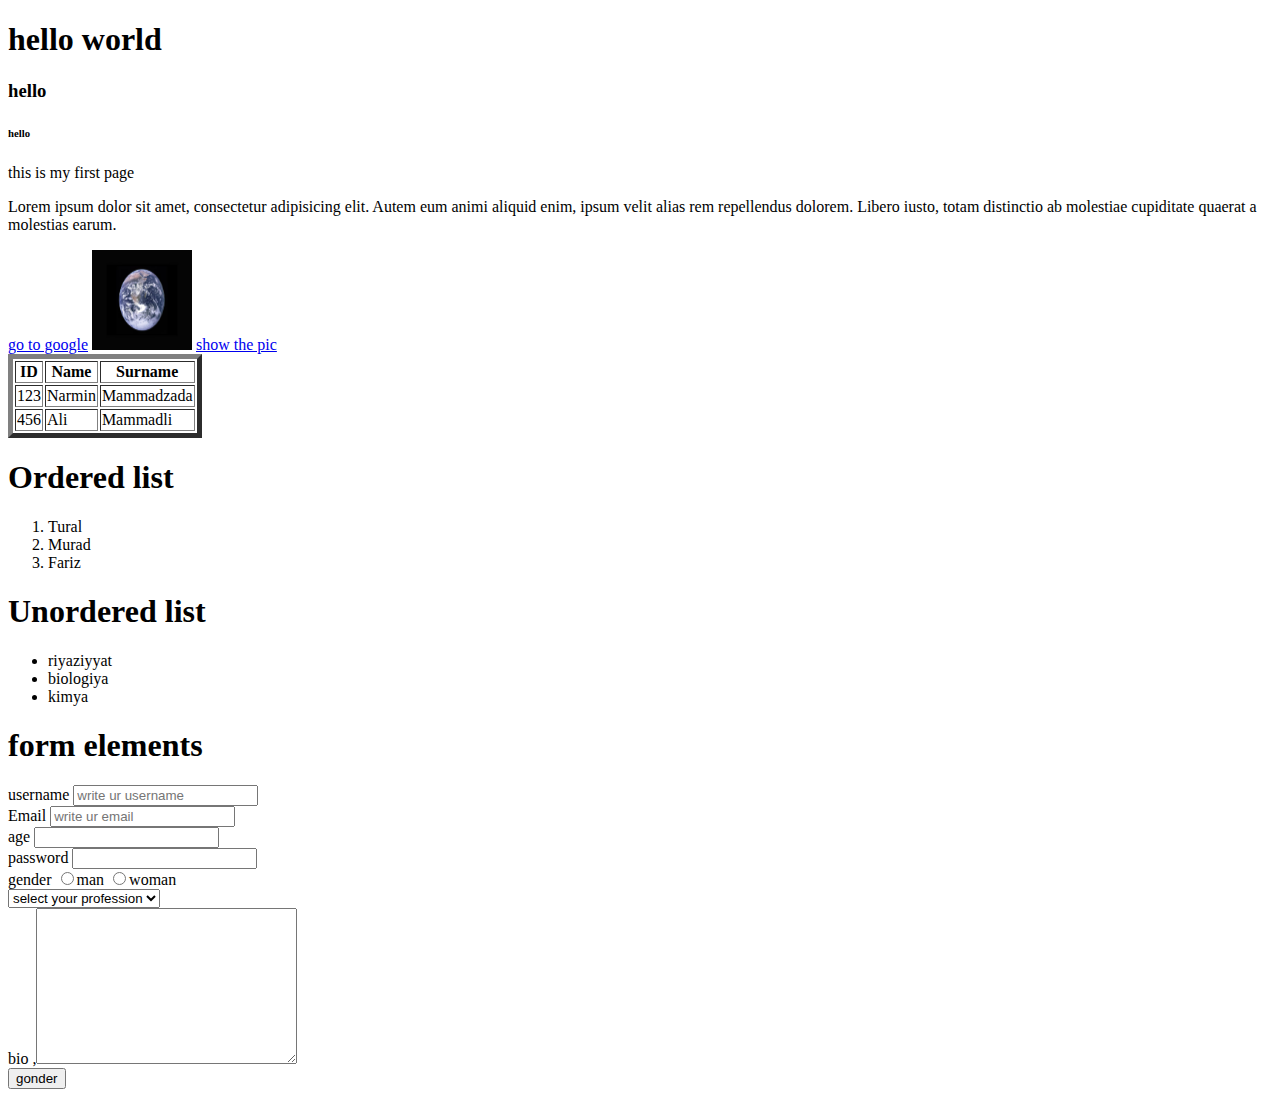
<file: index.html>
<!DOCTYPE html>
<html>
    <head>
        <title>my first html page</title>
    </head>
    <body>
        <h1>hello world</h1>
        <h3>hello</h3>
        <h6>hello</h6>
        <p>this is my first page</p>
        <p>Lorem ipsum dolor sit amet, consectetur adipisicing elit. Autem eum animi aliquid enim, ipsum velit alias rem repellendus dolorem. Libero iusto, totam distinctio ab molestiae cupiditate quaerat a molestias earum.</p>
        <a href="http://www.google.com">go to google</a>
        <img src="first.avif" width="100" height="100" alt="earth photo">
        <a href="first.avif">show the pic</a>




        <table border="5">
            <tr>
                <th>ID</th>
                <th>Name</th>
                <th>Surname</th>
            </tr>
            <tr>
                <td>123</td>
                <td>Narmin</td>
                <td>Mammadzada</td>
            </tr>
            <tr>
                <td>456</td>
                <td>Ali</td>
                <td>Mammadli</td>
            </tr>
        </table>
        <h1>Ordered list</h1>
        <ol>
            <li>Tural</li>
            <li>Murad</li>
            <li>Fariz</li>
        </ol>
        <h1>Unordered list</h1>
        <ul>
            <li>riyaziyyat</li>
            <li>biologiya</li>
            <li>kimya</li>
        </ul>

        <h1>form elements</h1>
        <form action="">
            <label for="">username</label>
            <input type="text" placeholder="write ur username">
            <br>
            <label for="">Email</label>
            <input type="email" placeholder="write ur email">
            <br>    
            <label for="">age</label>
            <input type="number" step="0.1">
            <br>
            <label for="">password</label>
            <input type="password">
            <br>

            <label for="">gender</label>
            <input type="radio" name="gender">man
            <input type="radio" name="gender">woman
            <br>            
            <select>
                <option>select your profession</option>
                <option>engineer</option>
                <option>teacher</option>
                <option>biologist</option>
            </select>
            <br>
            <label for="">bio</label>
            ,<textarea name="" id="" cols="30" rows="10"></textarea>
            <br>
            <input type="submit" value="gonder">
        </form> 

    </body>
</html>
</file>
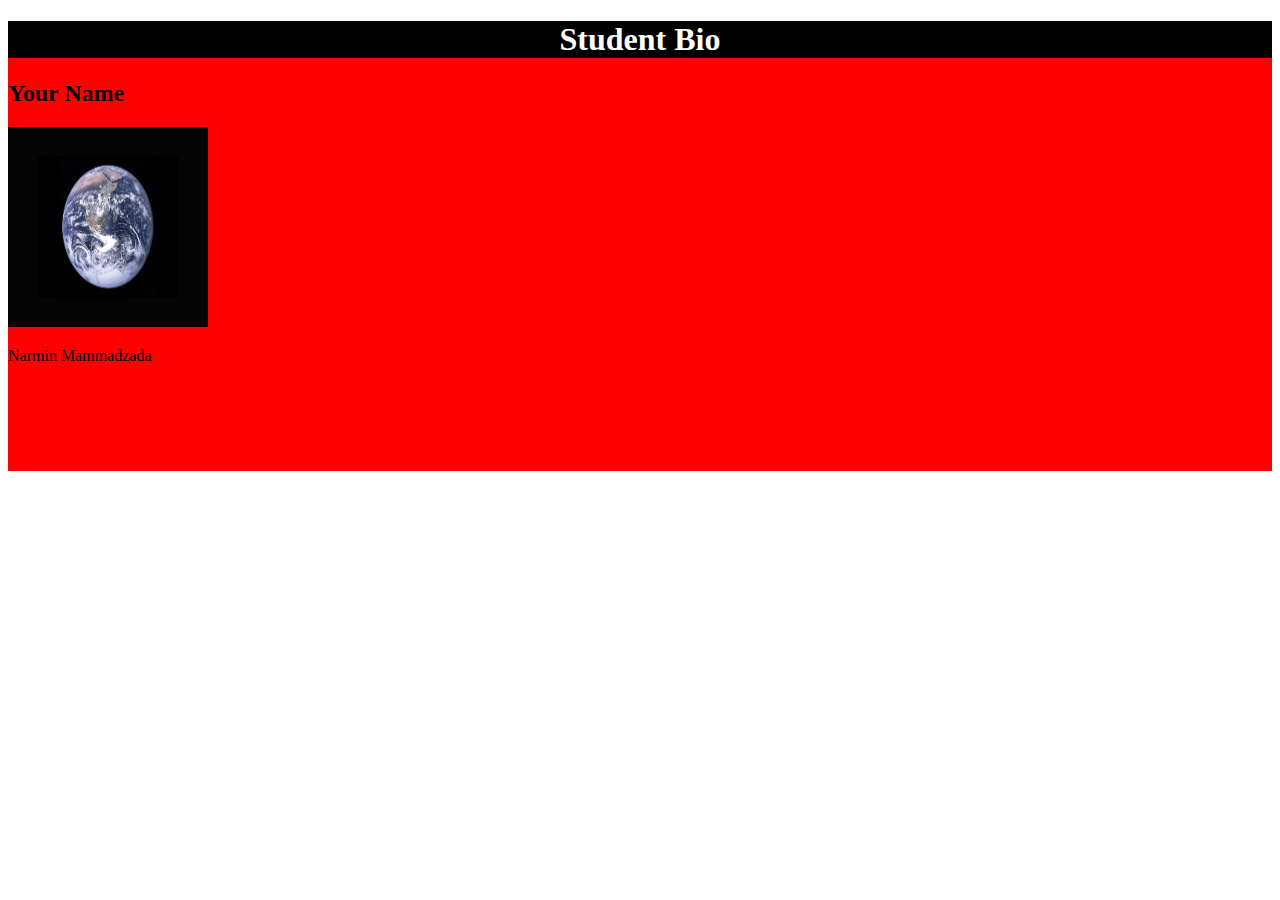
<file: classwork2.html>
<!DOCTYPE html>
<html lang="en">
<head>
    <meta charset="UTF-8">
    <meta http-equiv="X-UA-Compatible" content="IE=edge">
    <meta name="viewport" content="width=device-width, initial-scale=1.0">
    <title>Document</title>
   <link rel="stylesheet" href="./styyle.css">
</head>
<body>
   <div class="main">
    <h1>Student Bio</h1>
    <div>
     <h2>
         Your Name
     </h2>
    <img class="img1" src="./first.avif" alt="">
    <p>
     Narmin Mammadzada
    </p>
    </div>
   </div>

</body>
</html>
</file>
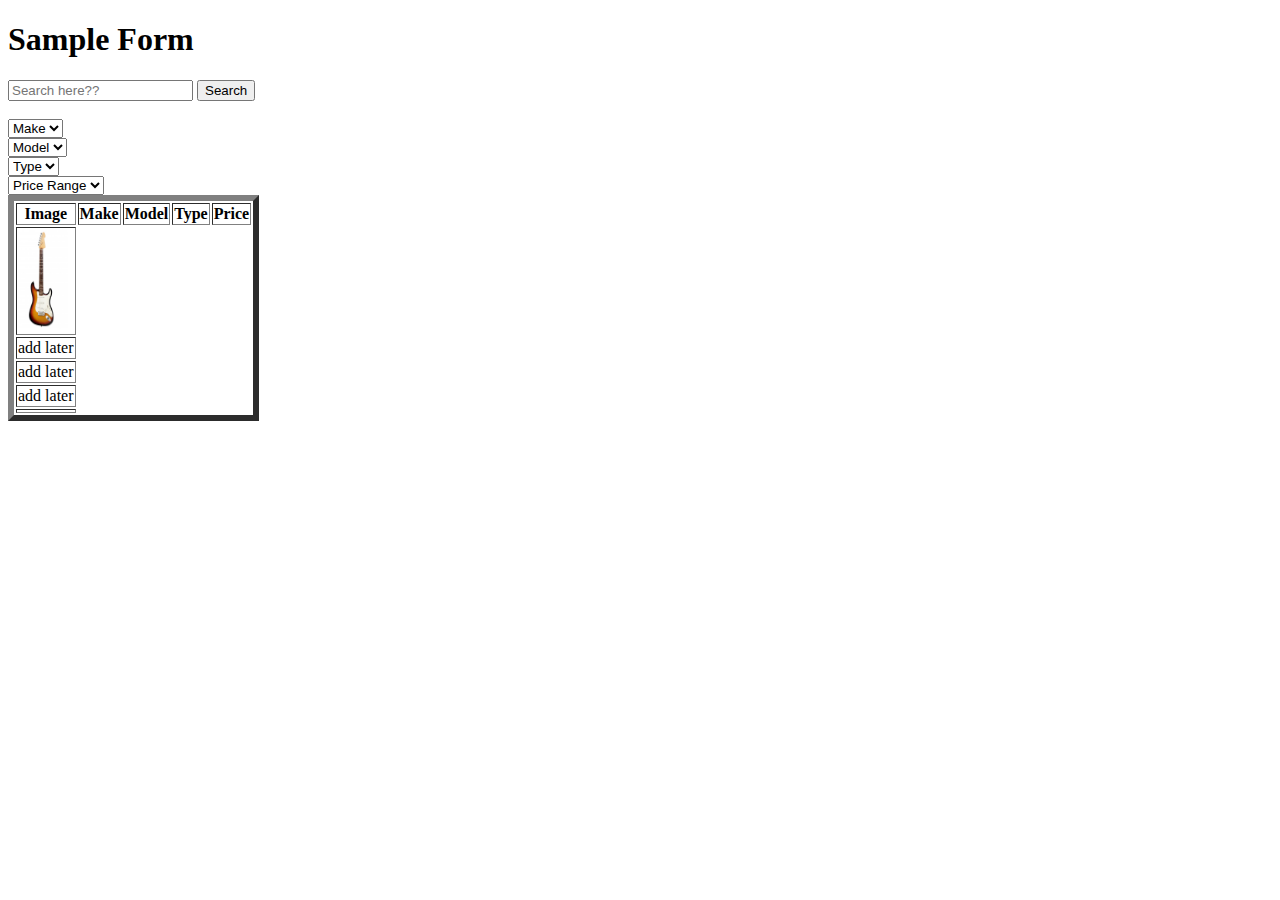
<file: homework.html>
<!DOCTYPE html>
<html lang="en">
<head>

</head>
<body>
    <h1>Sample Form</h1>
    <form action="">
        <label for="Search"></label>
        <input type="text" placeholder="Search here??">
        <input type="submit" value="Search">
        <br>
        <br>
        <select>
            <option>Make</option>
        

        </select>
        <br>
        <select>
            <option>Model</option>
        </select>
        <br>
        <select>
            <option>Type</option>
        </select>
        <br>
        <select>
            <option>Price Range</option>
        </select>
    </form>

    <table border="6">
        <tr>
            <th>Image</th>
            <th>Make</th>
            <th>Model</th>
            <th>Type</th>
            <th>Price</th>
        </tr>
        <tr>
            <td><img src="guitar1.jpg" width="50" height="100"></td>
          
           
        </tr>
        <tr>
            <td>add later</td>
        </tr>
        <tr>
            <td>add later</td>
            
        </tr>
            <td>add later</td>
            <tr>
                <td></td>
            </tr>
    </table>
    
</body>
</html>
</file>
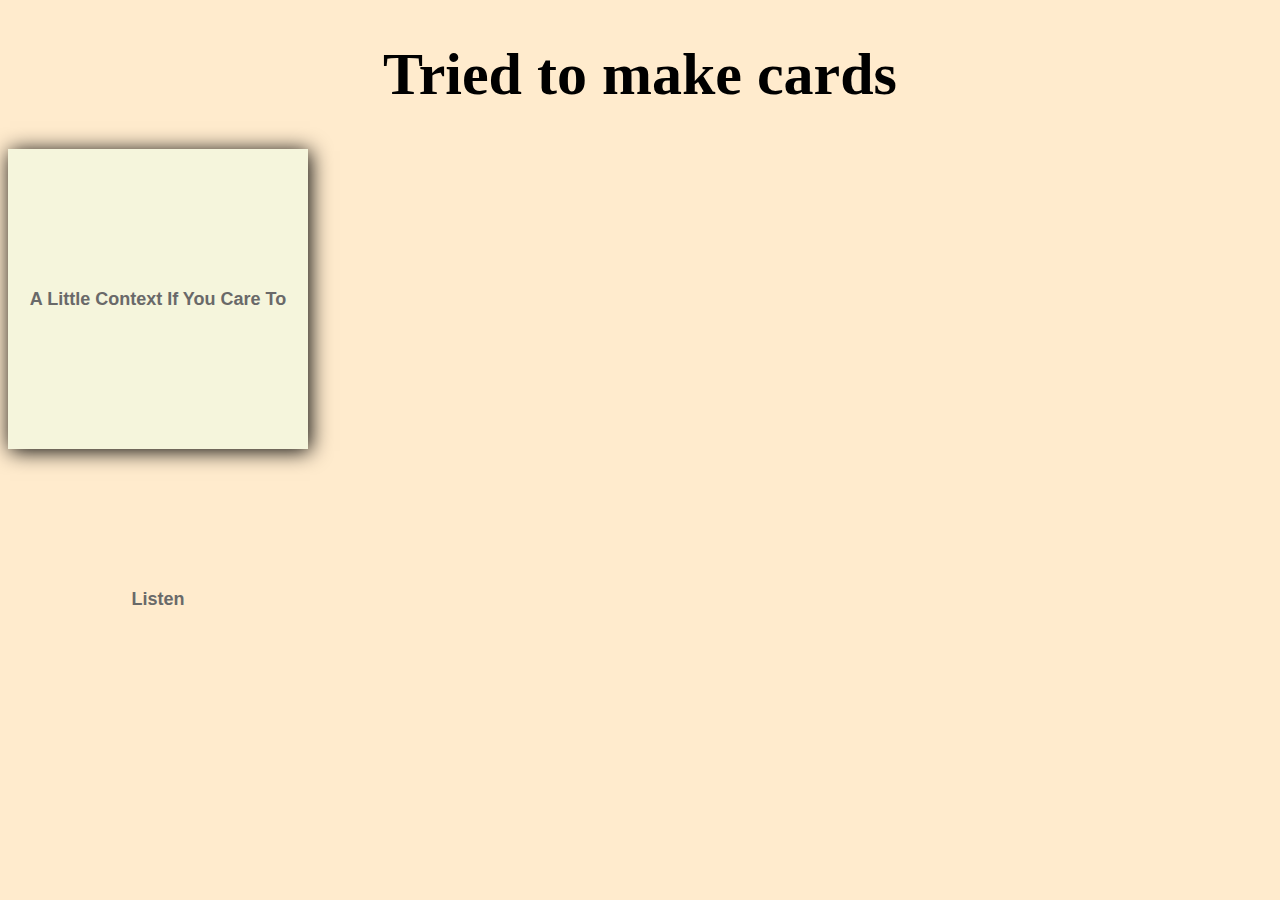
<file: homeworklast.html>
<!DOCTYPE html>
<html lang="en">
<head>
    <meta charset="UTF-8">
    <meta http-equiv="X-UA-Compatible" content="IE=edge">
    <meta name="viewport" content="width=device-width, initial-scale=1.0">
    <title>Homework Cards</title>

    <link rel="stylesheet" href="./laststyle.css" >

</head>
<body>
<h1 class="cap">Tried to make cards</h1>
<div class="box">A Little Context If You Care To Listen</div>
    
</body>
</html>
</file>
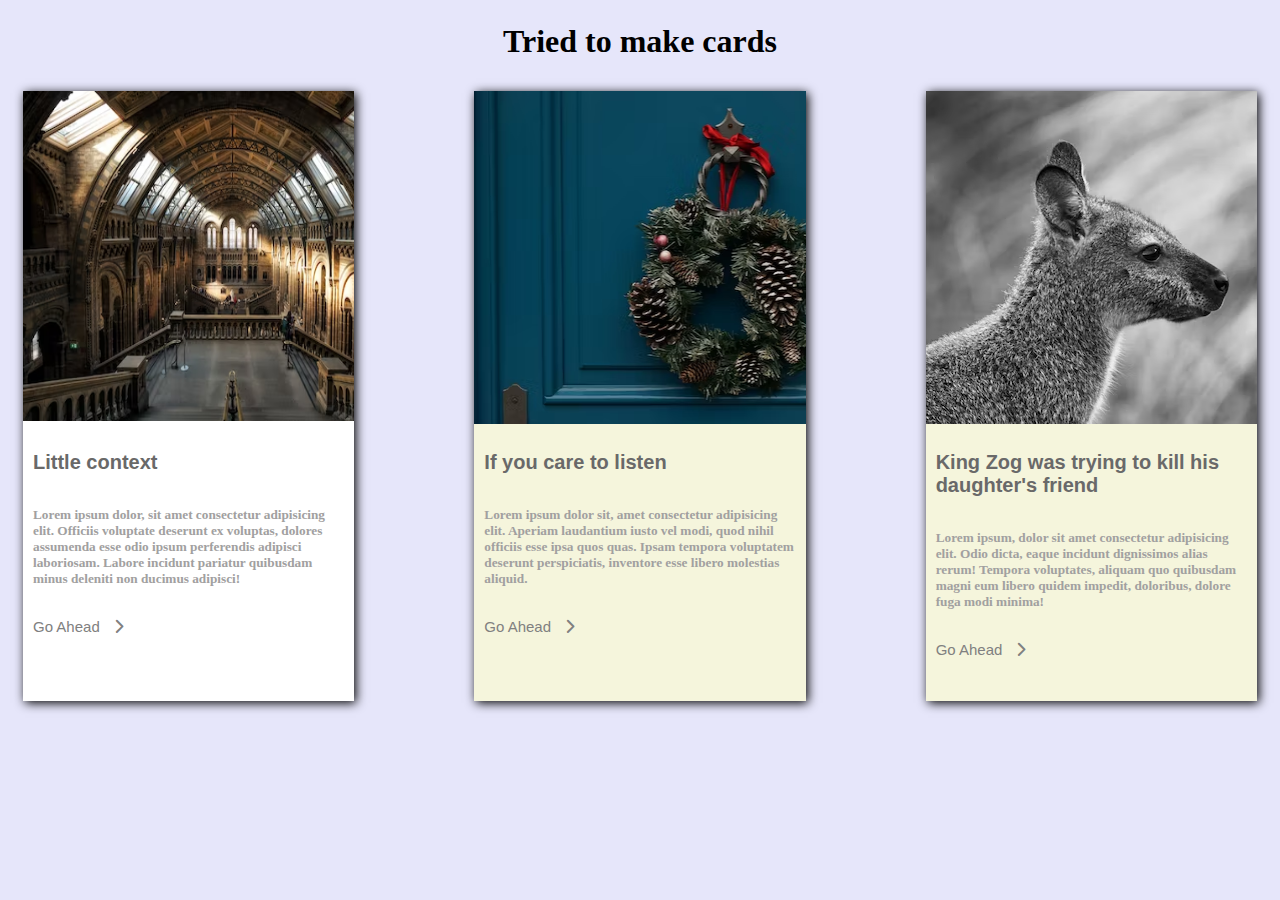
<file: well.html>
<html>
<head>
    <link rel="stylesheet" href="https://cdnjs.cloudflare.com/ajax/libs/font-awesome/6.2.1/css/all.min.css">

<style>
    h1{text-align: center;}


body{
    background-color: lavender;
}

.main{
    display: flex;
    justify-content: center;
    gap: 120px;
}

*{
    padding: 5px;
}

.card1{
    background-color: white;
    width: 400px;
    height: 600px;
    box-shadow: 2px 2px 10px;
    /* display: inline-block; */
    background-image: url(card1pic.avif);
    background-repeat: no-repeat;
    vertical-align: top;
    background-size: 420px 330px;
}


.card2{
    background-color: beige;
    width: 400px;
    height: 600px;
    box-shadow: 2px 2px 10px;
    /* display: inline-block; */
    vertical-align: top;
    background-image: url(card2pic.avif);
    background-repeat: no-repeat;
}

.card3{
    background-color: beige;
    width: 400px;
    height: 600px;
    box-shadow: 2px 2px 10px;
    /* display: inline-block; */
    vertical-align: top;
    background-image: url(card3pic.avif);
    background-repeat: no-repeat;
}
h3{
    margin-top: 350px;
    font-family: 'Trebuchet MS', 'Lucida Sans Unicode', 'Lucida Grande', 'Lucida Sans', Arial, sans-serif;
    font-size: 20px;
    color: dimgray;
}

h5{
color: rgb(161, 160, 160);

}

i{
    font-size: 15px;
    color: gray;
}
a{
    font-size: 15px;
    color: gray;
    text-decoration: none;
    font-family: 'Trebuchet MS', 'Lucida Sans Unicode', 'Lucida Grande', 'Lucida Sans', Arial, sans-serif;

}
</style>

</head>

<body>
    <h1>Tried to make cards</h1>
    <div class="main">
        <div class="card1">
            <h3 class="card1text">Little context</h3>
        <h5>Lorem ipsum dolor, sit amet consectetur adipisicing elit. Officiis voluptate deserunt ex voluptas, dolores assumenda esse odio ipsum perferendis adipisci laboriosam. Labore incidunt pariatur quibusdam minus deleniti non ducimus adipisci!</h5>
        <a href="#"> Go Ahead</a>
        <i class="fa-solid fa-chevron-right"></i>
    </div>
    
    
        <div class="card2">
            <h3 class="card2text">If you care to listen</h3>
            <h5>Lorem ipsum dolor sit, amet consectetur adipisicing elit. Aperiam laudantium iusto vel modi, quod nihil officiis esse ipsa quos quas. Ipsam tempora voluptatem deserunt perspiciatis, inventore esse libero molestias aliquid.</h5>
            <a href="#"> Go Ahead</a>
            <i class="fa-solid fa-chevron-right"></i>
        </div>
        
        <div class="card3">
            <h3>King Zog was trying to kill his daughter's friend </h3>
            <h5>Lorem ipsum, dolor sit amet consectetur adipisicing elit. Odio dicta, eaque incidunt dignissimos alias rerum! Tempora voluptates, aliquam quo quibusdam magni eum libero quidem impedit, doloribus, dolore fuga modi minima!</h5>
            <a href="#"> Go Ahead</a>
            <i class="fa-solid fa-chevron-right"></i>
        </div>
    </div>
    
</body>

</html>
</file>
<file: styyle.css>
h1{background-color: black;}
h1{color: white;text-align: center;}
.name{background-color: beige;}
.name{color: black; text-align: left;}
.img1{width: 200px; height: 200px; background-color: beige;}
.main{
    height: 50vh;
    background-color: red;
}
</file>
<file: laststyle.css>
body{ background-color: blanchedalmond;
font-size: 30px;

}
.cap{text-align: center;}
.box{
    height: 300px; 
    width: 300px;
    background-color: beige;
    box-shadow: 2px 2px 20px black;
    color: dimgray;
    font-weight: 600;
    font-family: 'Trebuchet MS', 'Lucida Sans Unicode', 'Lucida Grande', 'Lucida Sans', Arial, sans-serif;
    font-size: 18px;
    line-height: 300px;
    text-align: center;
}
</file>
